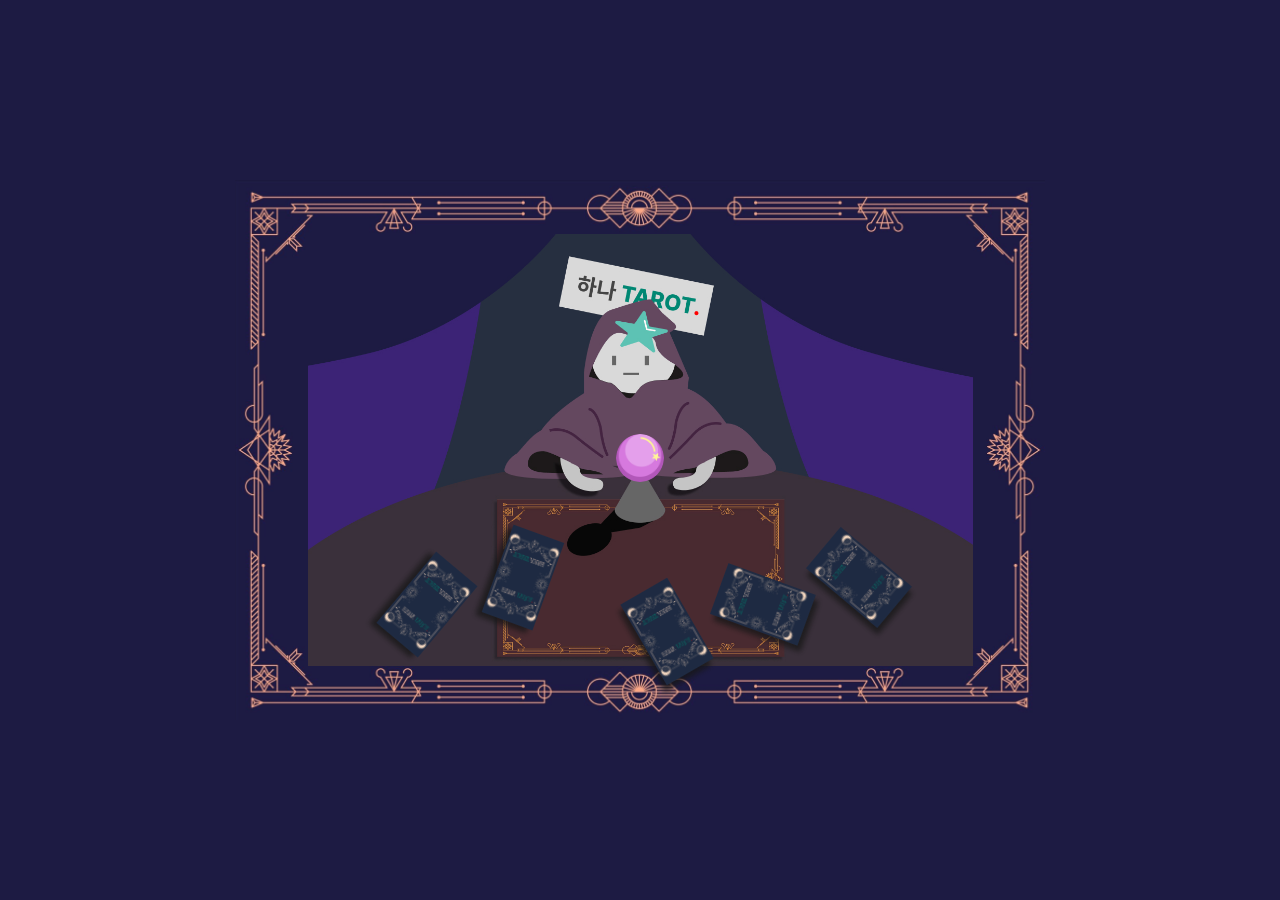
<file: src/main/webapp/index.html>
<!DOCTYPE html>
<html lang="en">
  <head>
    <meta charset="UTF-8" />
    <meta name="viewport" content="width=device-width, initial-scale=1.0" />
    <title>하나타로</title>
    <script src="https://ajax.googleapis.com/ajax/libs/jquery/3.5.1/jquery.min.js"></script>
    <link rel="stylesheet" href="./css/style.css" />
    <link rel="icon" href="./img/favicon.ico" />
  </head>

  <body style="height: 100vh">
    <audio
      autoplay
      loop
      src="background-sound.mp3"
      id="background-sound"
    ></audio>
    <!-- container -->
    <div class="mainpage-container">
      <!-- frame -->
      <div class="mainpage-frame">
        <!-- <div class="backgroud"> -->
        <div class="mainpage-background">
          <!-- magicball -->
          <div class="mainpage-magicball magicball1"></div>
          <!-- cards -->
          <div id="mainpage-cards">
            <div class="mainpage-card back"></div>
            <div class="mainpage-card front"></div>
          </div>
          <div id="mainpage-cards" class="mainpage-card1">
            <div class="mainpage-card back"></div>
            <div class="mainpage-card front"></div>
          </div>
          <div id="mainpage-cards" class="mainpage-card2">
            <div class="mainpage-card back"></div>
            <div class="mainpage-card front"></div>
          </div>
          <div id="mainpage-cards" class="mainpage-card3">
            <div class="mainpage-card back"></div>
            <div class="mainpage-card front"></div>
          </div>
          <div id="mainpage-cards" class="mainpage-card4">
            <div class="mainpage-card back"></div>
            <div class="mainpage-card front"></div>
          </div>
          <!-- modal -->
          <div id="modal" class="modal"></div>
          <button id="open-modal" style="display: none"></button>
        </div>
      </div>
    </div>
  </body>
  <!-- jquery 사용 선언 -->
  <script
    src="https://cdnjs.cloudflare.com/ajax/libs/jquery/3.6.0/jquery.min.js"
    integrity="sha512-894YE6QWD5I59HgZOGReFYm4dnWc1Qt5NtvYSaNcOP+u1T9qYdvdihz0PPSiiqn/+/3e7Jo4EaG7TubfWGUrMQ=="
    crossorigin="anonymous"
    referrerpolicy="no-referrer"
  ></script>
  <!-- js 연결 -->
  <script src="./js/app.js"></script>
  <script src="./js/modal.js"></script>
  <script src="./js/hanat-01.js"></script>
  <!-- 모달 메시지 -->
</html>
</file>
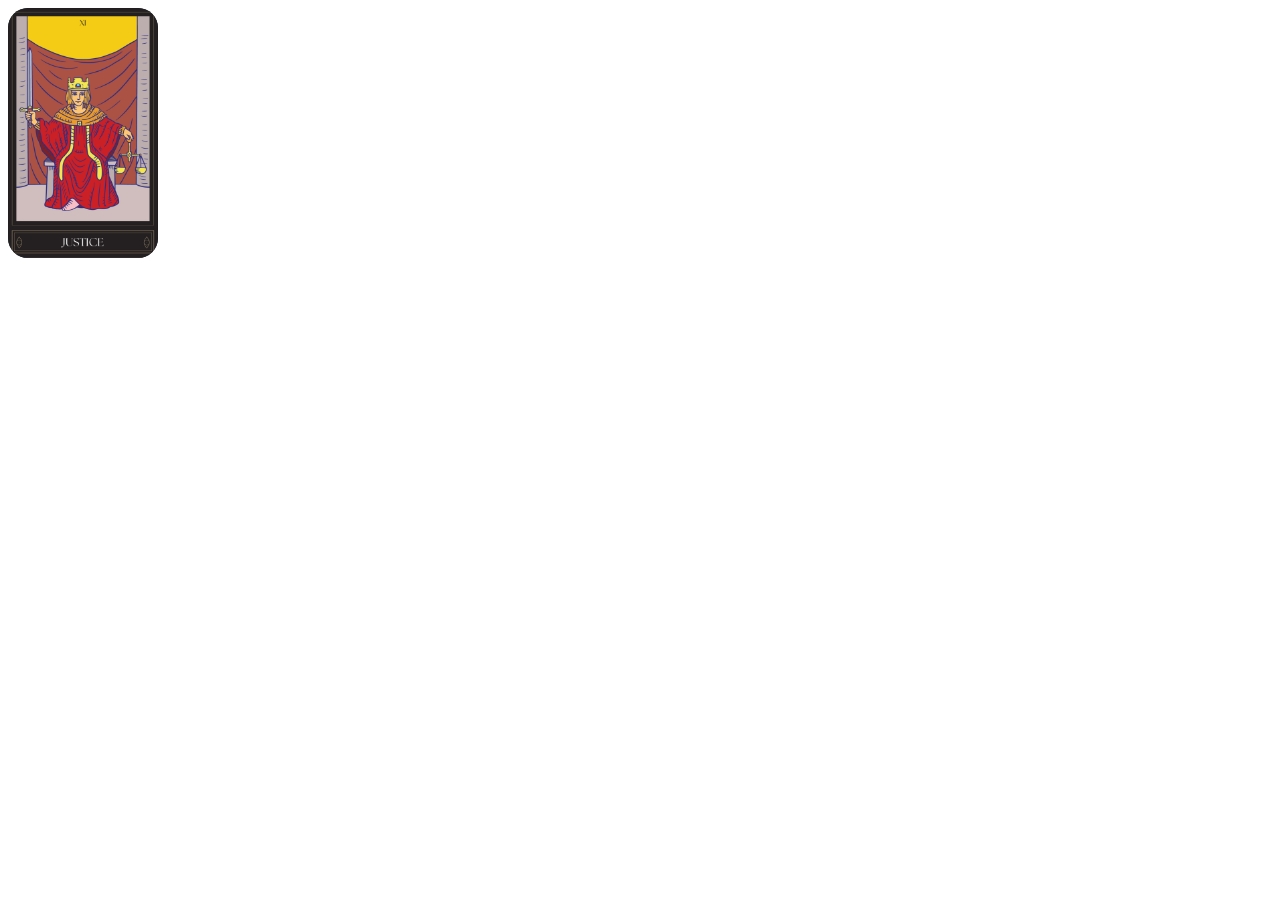
<file: src/main/webapp/sample/card-flip/index.html>
<!DOCTYPE html>
<html lang="en">
  <head>
    <meta charset="UTF-8" />
    <meta name="viewport" content="width=device-width, initial-scale=1.0" />
    <title>Document</title>
    <link rel="stylesheet" href="./style.css" />
  </head>
  <body>
    <div class="flip-outer">
      <div class="flip-inner">
        <img src="../../img/component/cardBack.jpg" alt="" class="back" />
        <img src="../../img/cards/justice.jpg" alt="" class="front" />
      </div>
    </div>
  </body>
</html>
</file>
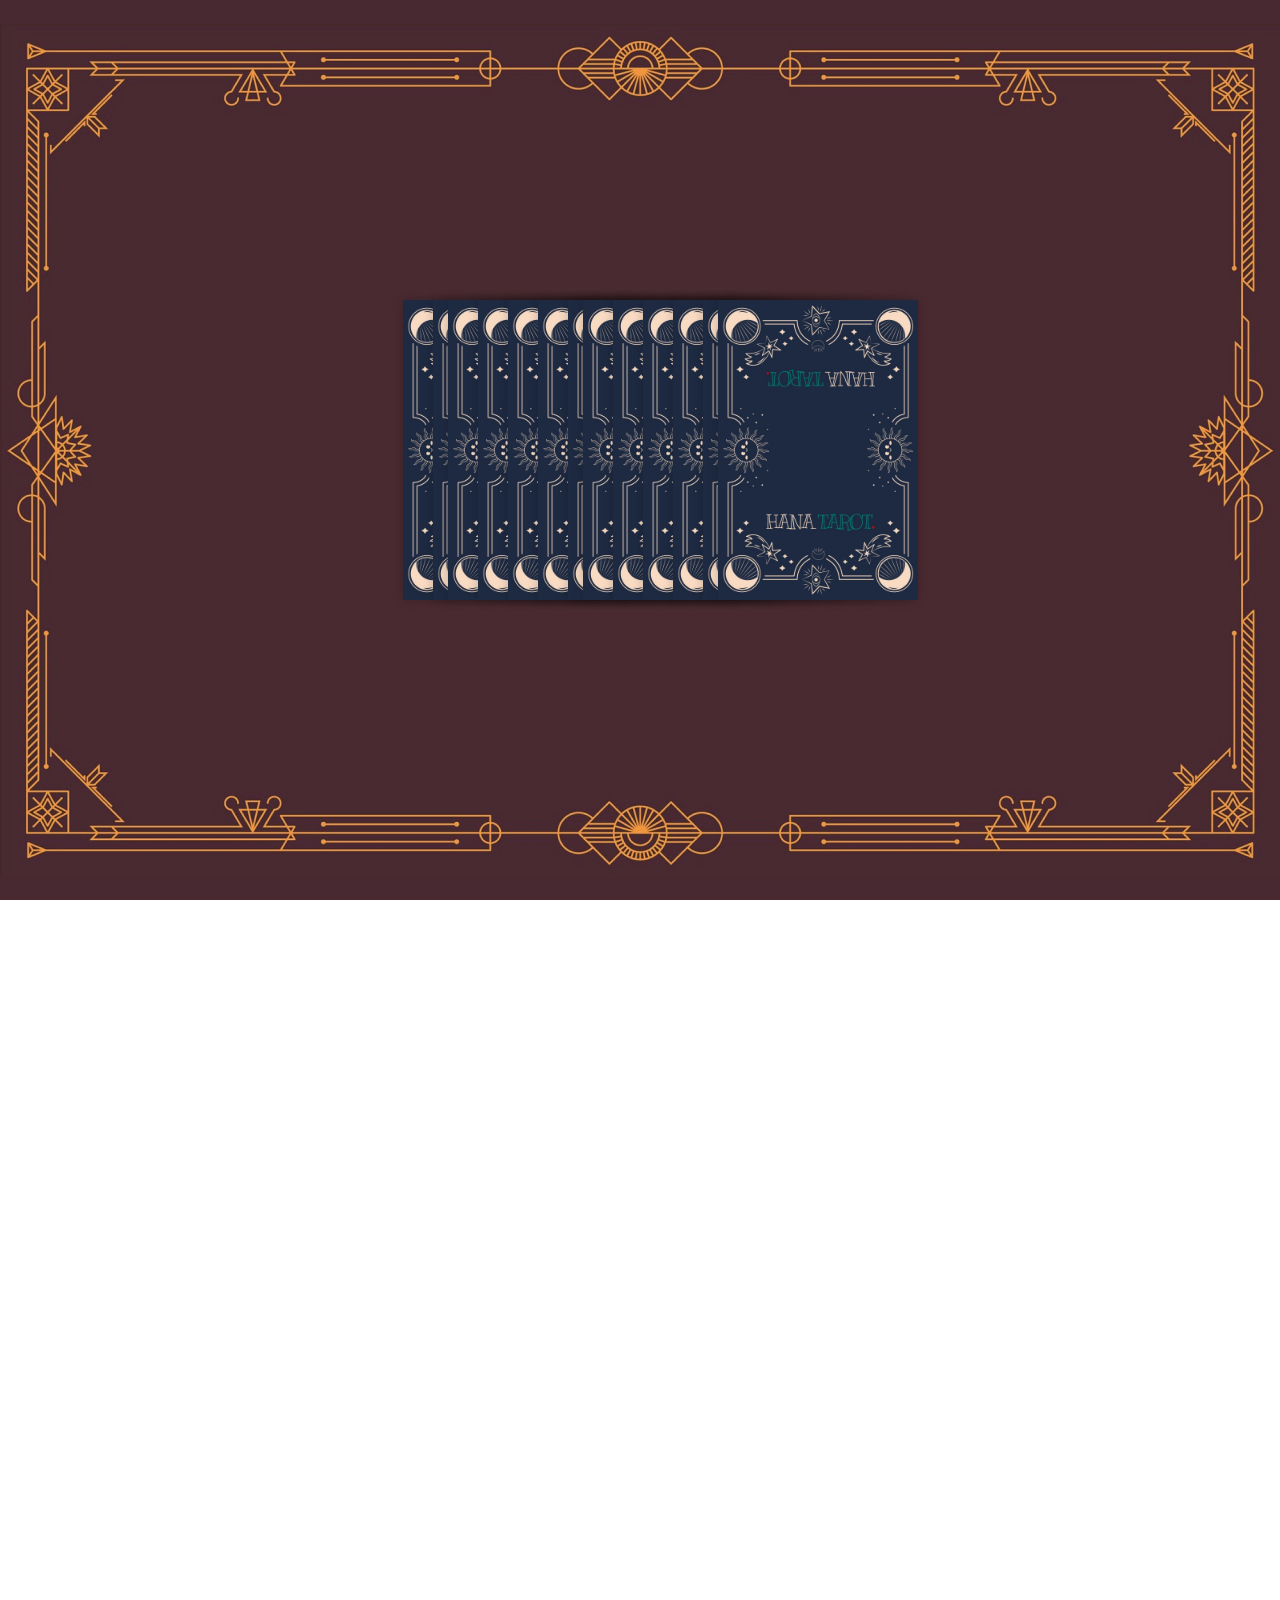
<file: src/main/webapp/sample/card-pack/index.html>
<!DOCTYPE html>
<html lang="en">
  <head>
    <meta charset="UTF-8" />
    <meta name="viewport" content="width=device-width, initial-scale=1.0" />
    <title>Document</title>
    <link rel="stylesheet" href="./style.css" />
    <link rel="stylesheet" href="./scroll-animation/scroll.css" />
  </head>
  <body style="height: 100vh">
    <div class="scroll"></div>
    <div class="container">
      <div class="cards-wrapper">
        <img
          src="../../img/component/cardBack.jpg"
          alt=""
          class="card"
          id="0"
        />
        <img
          src="../../img/component/cardBack.jpg"
          alt=""
          class="card"
          id="1"
        /><img
          src="../../img/component/cardBack.jpg"
          alt=""
          class="card"
          id="2"
        /><img
          src="../../img/component/cardBack.jpg"
          alt=""
          class="card"
          id="3"
        /><img
          src="../../img/component/cardBack.jpg"
          alt=""
          class="card"
          id="4"
        /><img
          src="../../img/component/cardBack.jpg"
          alt=""
          class="card"
          id="5"
        /><img
          src="../../img/component/cardBack.jpg"
          alt=""
          class="card"
          id="6"
        /><img
          src="../../img/component/cardBack.jpg"
          alt=""
          class="card"
          id="7"
        /><img
          src="../../img/component/cardBack.jpg"
          alt=""
          class="card"
          id="8"
        /><img
          src="../../img/component/cardBack.jpg"
          alt=""
          class="card"
          id="9"
        /><img
          src="../../img/component/cardBack.jpg"
          alt=""
          class="card"
          id="10"
        /><img
          src="../../img/component/cardBack.jpg"
          alt=""
          class="card"
          id="11"
        /><img
          src="../../img/component/cardBack.jpg"
          alt=""
          class="card"
          id="12"
        /><img
          src="../../img/component/cardBack.jpg"
          alt=""
          class="card"
          id="13"
        /><img
          src="../../img/component/cardBack.jpg"
          alt=""
          class="card"
          id="14"
        /><img
          src="../../img/component/cardBack.jpg"
          alt=""
          class="card"
          id="15"
        /><img
          src="../../img/component/cardBack.jpg"
          alt=""
          class="card"
          id="16"
        /><img
          src="../../img/component/cardBack.jpg"
          alt=""
          class="card"
          id="17"
        /><img
          src="../../img/component/cardBack.jpg"
          alt=""
          class="card"
          id="18"
        /><img
          src="../../img/component/cardBack.jpg"
          alt=""
          class="card"
          id="19"
        /><img
          src="../../img/component/cardBack.jpg"
          alt=""
          class="card"
          id="20"
        /><img
          src="../../img/component/cardBack.jpg"
          alt=""
          class="card"
          id="21"
        />
      </div>
    </div>
    <button id="btn1">버튼!</button>
    <script
      src="https://cdnjs.cloudflare.com/ajax/libs/jquery/3.6.0/jquery.min.js"
      integrity="sha512-894YE6QWD5I59HgZOGReFYm4dnWc1Qt5NtvYSaNcOP+u1T9qYdvdihz0PPSiiqn/+/3e7Jo4EaG7TubfWGUrMQ=="
      crossorigin="anonymous"
      referrerpolicy="no-referrer"
    ></script>
    <script src="./script.js"></script>
    <script src="./scroll-animation/scroll.js"></script>
  </body>
</html>
</file>
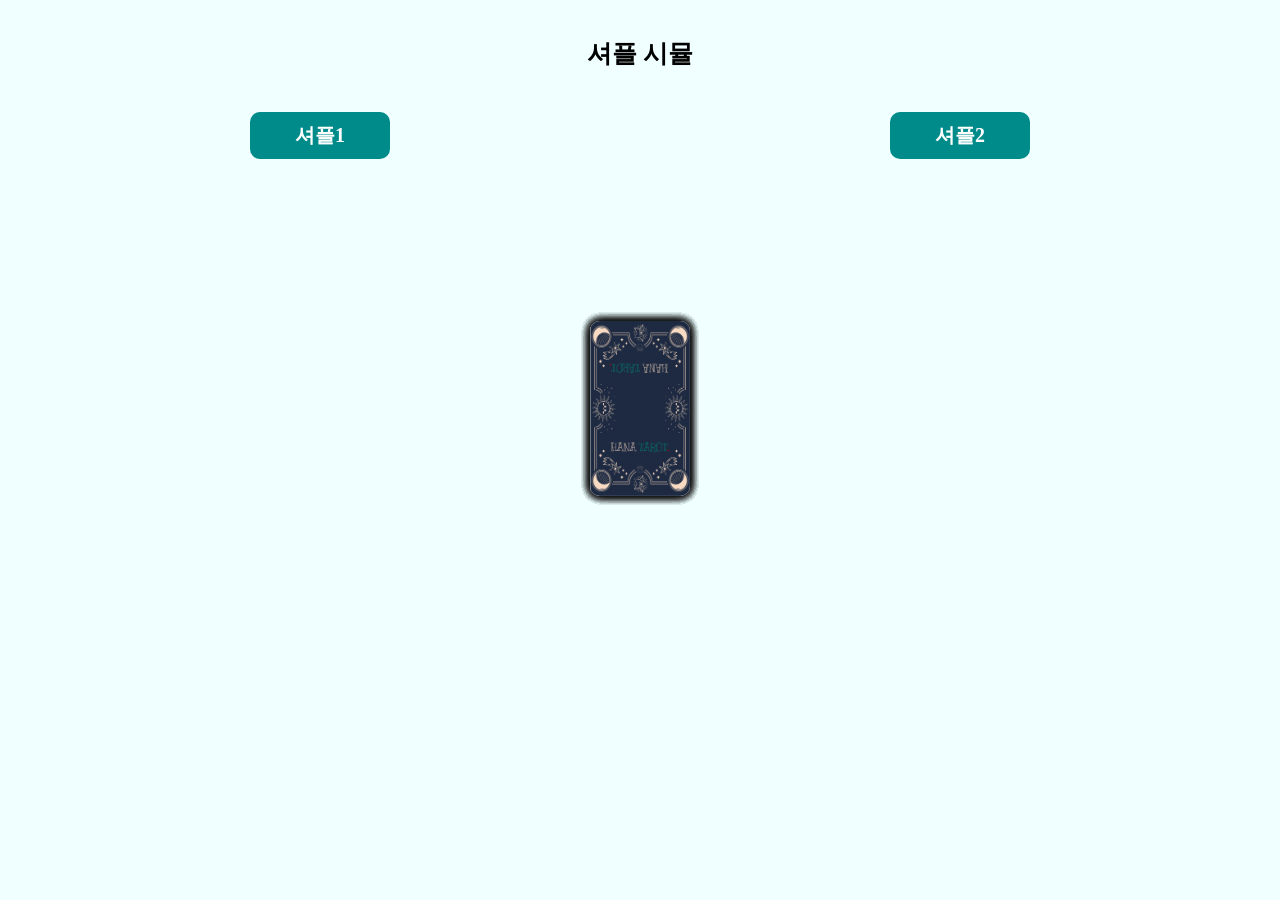
<file: src/main/webapp/sample/shuffle/index.html>
<!DOCTYPE html>
<html lang="en">
  <head>
    <meta charset="UTF-8" />
    <meta name="viewport" content="width=device-width, initial-scale=1.0" />
    <title>Document</title>
    <link rel="stylesheet" href="style.css" type="text/css" />
  </head>
  <body style="background-color: azure">
    <div class="test">
      <h1 class="title" id="title"></h1>
      <div style="display: flex">
        <div class="btn" id="btn1">셔플1</div>
        <div class="btn" id="btn2">셔플2</div>
      </div>

      <div class="container">
        <div class="cards left-card">
          <img src="./카드이미지.png" alt="" class="card" />
        </div>
        <div class="cards left-card">
          <img src="./카드이미지.png" alt="" class="card" />
        </div>
        <div class="cards left-card">
          <img src="./카드이미지.png" alt="" class="card" />
        </div>
        <div class="cards left-card">
          <img src="./카드이미지.png" alt="" class="card" />
        </div>
        <div class="cards left-card">
          <img src="./카드이미지.png" alt="" class="card" />
        </div>
        <div class="cards left-card">
          <img src="./카드이미지.png" alt="" class="card" />
        </div>
        <div class="cards left-card">
          <img src="./카드이미지.png" alt="" class="card" />
        </div>
        <div class="cards left-card">
          <img src="./카드이미지.png" alt="" class="card" />
        </div>
        <div class="cards left-card">
          <img src="./카드이미지.png" alt="" class="card" />
        </div>
        <div class="cards left-card">
          <img src="./카드이미지.png" alt="" class="card" />
        </div>
        <div class="cards left-card">
          <img src="./카드이미지.png" alt="" class="card" />
        </div>

        <div class="cards right-card">
          <img src="./카드이미지.png" alt="" class="card" />
        </div>
        <div class="cards right-card">
          <img src="./카드이미지.png" alt="" class="card" />
        </div>
        <div class="cards right-card">
          <img src="./카드이미지.png" alt="" class="card" />
        </div>
        <div class="cards right-card">
          <img src="./카드이미지.png" alt="" class="card" />
        </div>
        <div class="cards right-card">
          <img src="./카드이미지.png" alt="" class="card" />
        </div>
        <div class="cards right-card">
          <img src="./카드이미지.png" alt="" class="card" />
        </div>
        <div class="cards right-card">
          <img src="./카드이미지.png" alt="" class="card" />
        </div>
        <div class="cards right-card">
          <img src="./카드이미지.png" alt="" class="card" />
        </div>
        <div class="cards right-card">
          <img src="./카드이미지.png" alt="" class="card" />
        </div>
        <div class="cards right-card">
          <img src="./카드이미지.png" alt="" class="card" />
        </div>
        <div class="cards right-card">
          <img src="./카드이미지.png" alt="" class="card" />
        </div>
      </div>
    </div>
    <script src="script.js"></script>
  </body>
</html>
</file>
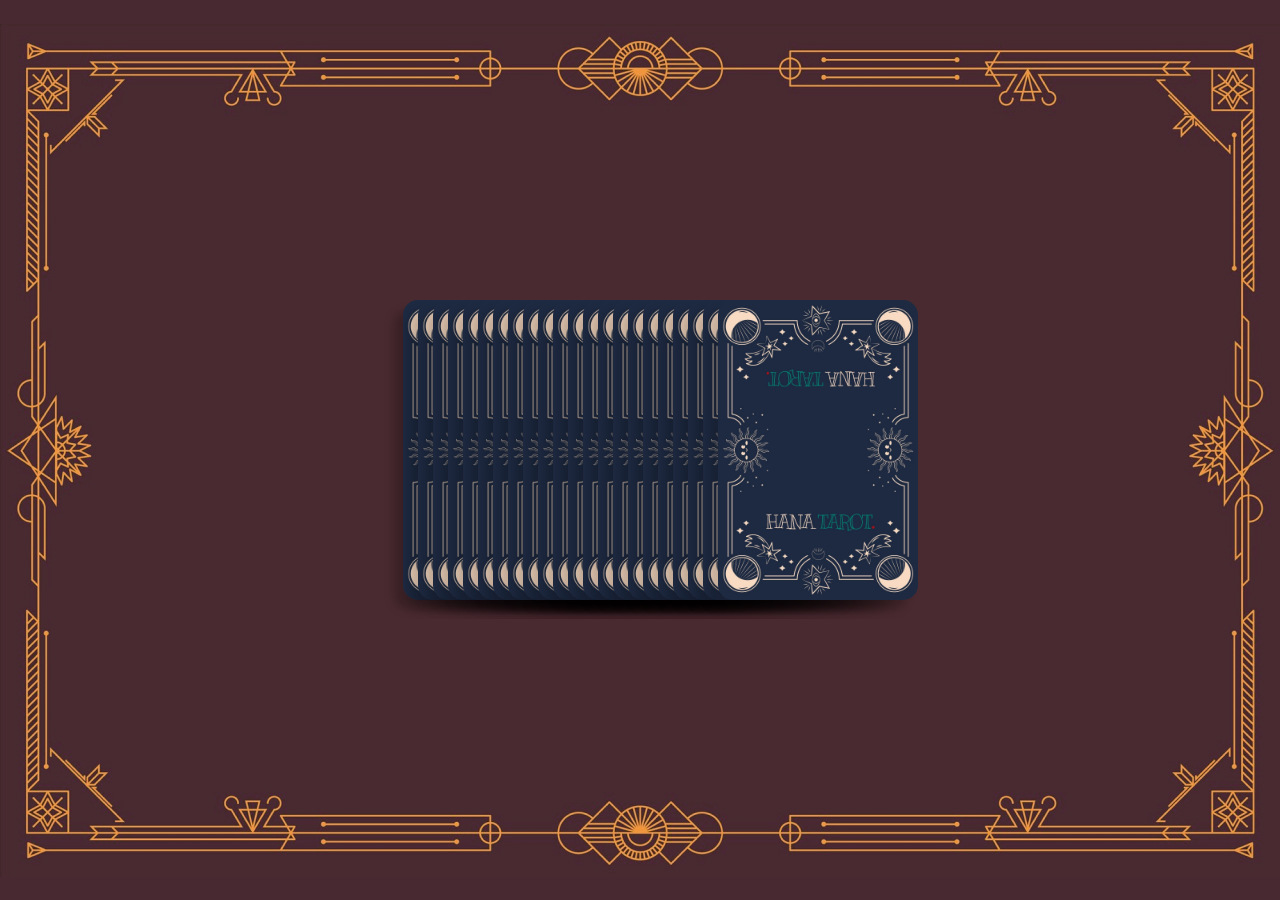
<file: src/main/webapp/hanat-02.html>
<!DOCTYPE html>
<html lang="en">
  <head>
    <meta charset="UTF-8" />
    <meta name="viewport" content="width=device-width, initial-scale=1.0" />
    <title>Document</title>
    <link rel="stylesheet" href="./css/style.css" />
  </head>
  <body style="height: 100vh">
    <audio
      autoplay
      loop
      src="background-sound.mp3"
      id="background-sound"
    ></audio>
    <div class="container">
      <!-- 바로 아랫줄은 나한테 필요 없는데 @장규은 한테 필요할 거 같아서 우선 넣어놨어. 어차피 display:none이라 -->
      <button id="open-modal" style="display: none"></button>

      <button id="open-modal-multi" style="display: none"></button>
      <div class="cards-wrapper">
        <img
          src="./img/component/cardBack.jpg"
          alt=""
          class="card-shuffle"
          id="0"
        />
        <img
          src="./img/component/cardBack.jpg"
          alt=""
          class="card-shuffle"
          id="1"
        /><img
          src="./img/component/cardBack.jpg"
          alt=""
          class="card-shuffle"
          id="2"
        /><img
          src="./img/component/cardBack.jpg"
          alt=""
          class="card-shuffle"
          id="3"
        /><img
          src="./img/component/cardBack.jpg"
          alt=""
          class="card-shuffle"
          id="4"
        /><img
          src="./img/component/cardBack.jpg"
          alt=""
          class="card-shuffle"
          id="5"
        /><img
          src="./img/component/cardBack.jpg"
          alt=""
          class="card-shuffle"
          id="6"
        /><img
          src="./img/component/cardBack.jpg"
          alt=""
          class="card-shuffle"
          id="7"
        /><img
          src="./img/component/cardBack.jpg"
          alt=""
          class="card-shuffle"
          id="8"
        /><img
          src="./img/component/cardBack.jpg"
          alt=""
          class="card-shuffle"
          id="9"
        /><img
          src="./img/component/cardBack.jpg"
          alt=""
          class="card-shuffle"
          id="10"
        /><img
          src="./img/component/cardBack.jpg"
          alt=""
          class="card-shuffle"
          id="11"
        /><img
          src="./img/component/cardBack.jpg"
          alt=""
          class="card-shuffle"
          id="12"
        /><img
          src="./img/component/cardBack.jpg"
          alt=""
          class="card-shuffle"
          id="13"
        /><img
          src="./img/component/cardBack.jpg"
          alt=""
          class="card-shuffle"
          id="14"
        /><img
          src="./img/component/cardBack.jpg"
          alt=""
          class="card-shuffle"
          id="15"
        /><img
          src="./img/component/cardBack.jpg"
          alt=""
          class="card-shuffle"
          id="16"
        /><img
          src="./img/component/cardBack.jpg"
          alt=""
          class="card-shuffle"
          id="17"
        /><img
          src="./img/component/cardBack.jpg"
          alt=""
          class="card-shuffle"
          id="18"
        /><img
          src="./img/component/cardBack.jpg"
          alt=""
          class="card-shuffle"
          id="19"
        /><img
          src="./img/component/cardBack.jpg"
          alt=""
          class="card-shuffle"
          id="20"
        /><img
          src="./img/component/cardBack.jpg"
          alt=""
          class="card-shuffle"
          id="21"
        />
      </div>
      <!-- 모달을 띄우기 위한 빈 div -->
      <div id="modal" class="modal"></div>
    </div>
  </body>
  <script></script>
  <!-- jquery 사용 선언 -->
  <script
    src="https://cdnjs.cloudflare.com/ajax/libs/jquery/3.6.0/jquery.min.js"
    integrity="sha512-894YE6QWD5I59HgZOGReFYm4dnWc1Qt5NtvYSaNcOP+u1T9qYdvdihz0PPSiiqn/+/3e7Jo4EaG7TubfWGUrMQ=="
    crossorigin="anonymous"
    referrerpolicy="no-referrer"
  ></script>
  <script src="./js/app.js"></script>
  <script src="./js/card.js"></script>
  <script src="./js/modal.js"></script>
  <script src="./js/hanat-02.js"></script>
  <script type="text/javascript">
    // 페이지 로딩 이후, 2초 이내에 띄울 메시지 목록
    // case 1) 띄울 메시지가 없는 경우
    // var messages = [];

    // case 2) 띄울 메시지가 있는 경우
    // var messages = [
    //   '메시지 1', '메시지 2'
    // ];

    // @양진안: 형님은 이 부분만 수정하시면 될 거 같습니다!
    // @이채진: 짱진이도 맨 처음에 메시지 띄울 때 이거 사용하면 될 거 같아용
    // @장규은: 규은이도 짱진이랑 마찬가지로 맨 처음 메시지 띄울 때 이거 사용하면 될 거 같아용

    // 다음 페이지 이동 버튼을 눌렀을 때, 다음 페이지로 이동 할 수 있도록 하는 이벤트
    // 본인의 상황에 맞춰서 다음 페이지로 넘어가야 할 경우, 결론적으로는 loadNextContent 함수에 이동하고자 하는 html 파일명을 인자로 넘겨주면 됨
  </script>
</html>
</file>
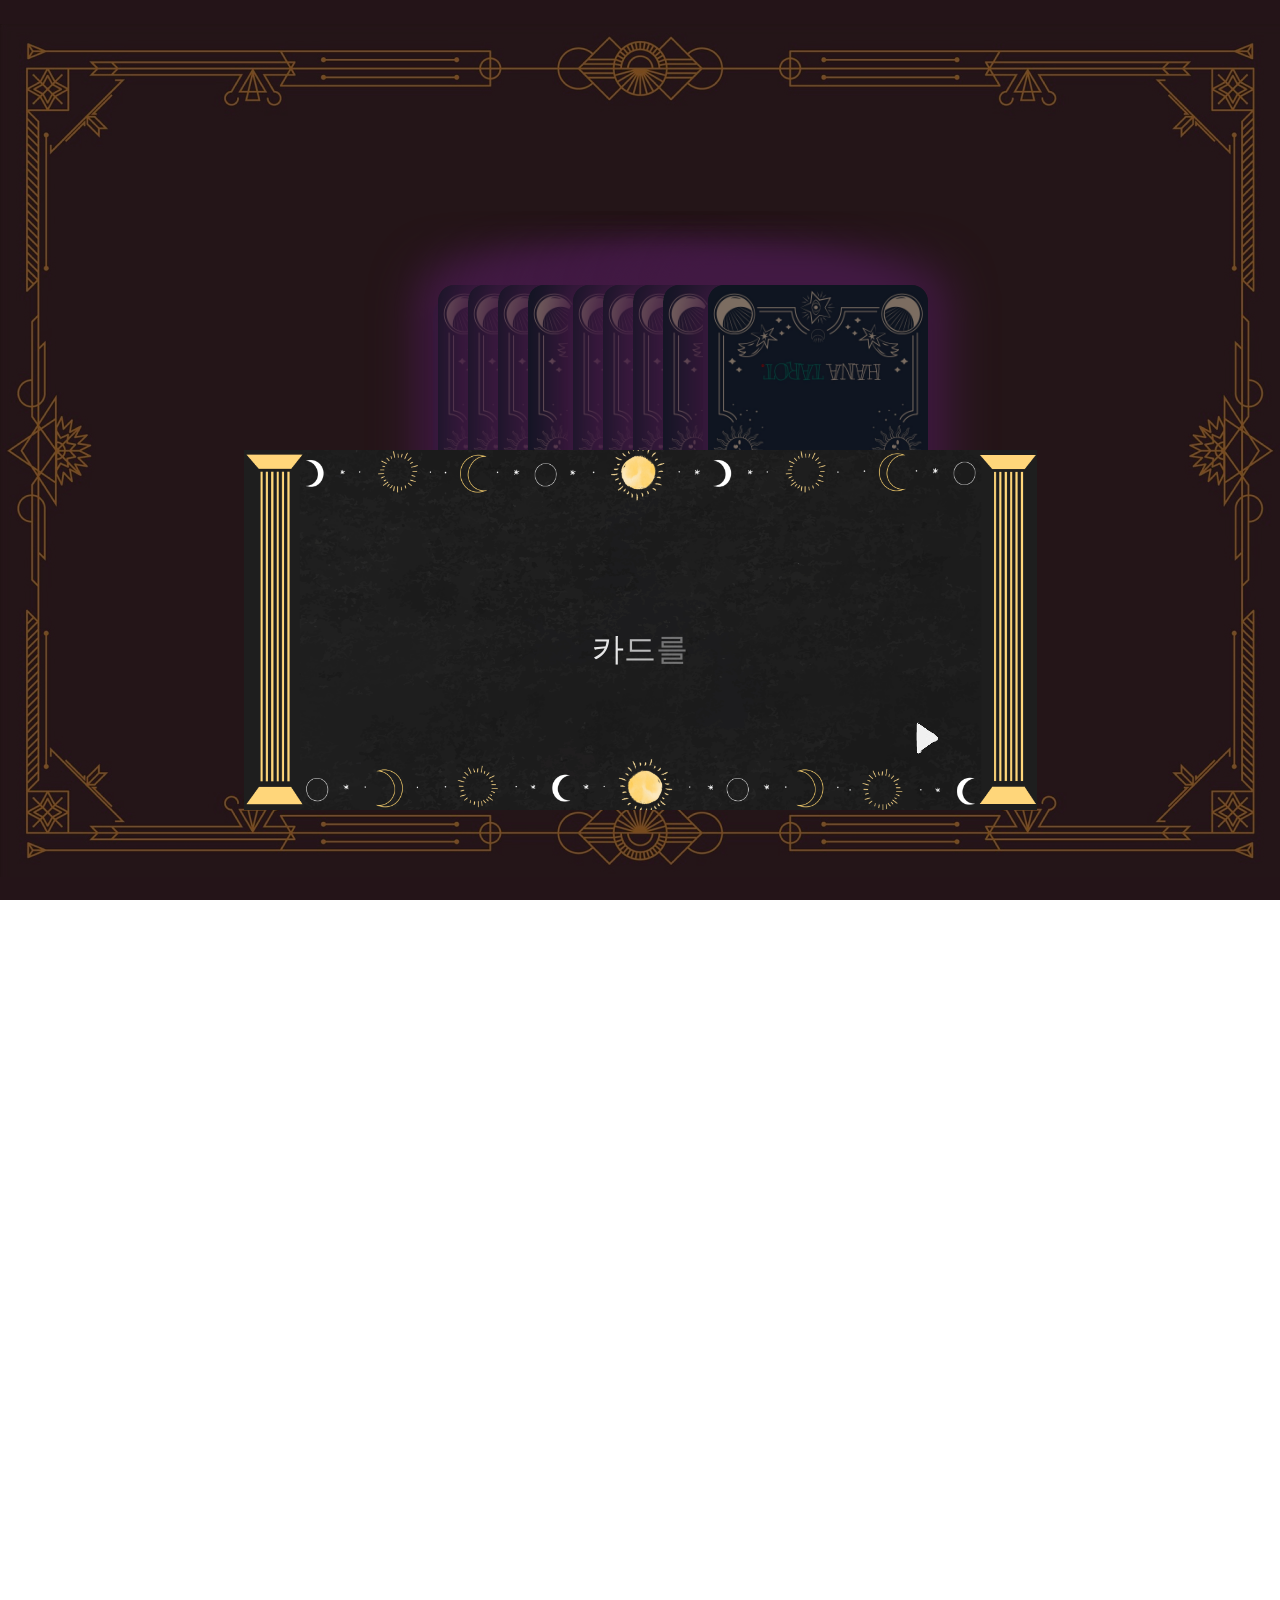
<file: src/main/webapp/hanat-03.html>
<!DOCTYPE html>
<html lang="en">
  <head>
    <meta charset="UTF-8" />
    <meta name="viewport" content="width=device-width, initial-scale=1.0" />
    <link rel="stylesheet" href="./css/style.css" />
    <title>Document</title>
  </head>
  <body style="height: 100vh">
    <audio
      autoplay
      loop
      src="background-sound.mp3"
      id="background-sound"
    ></audio>
    <div class="scroll"></div>
    <button id="open-modal" style="display: none"></button>

    <button id="open-modal-multi" style="display: none"></button>
    <div class="container fixed">
      <div class="cards-wrapper">
        <img src="./img/component/cardBack.jpg" alt="" class="card" id="0" />
        <img
          src="./img/component/cardBack.jpg"
          alt=""
          class="card"
          id="1"
        /><img
          src="./img/component/cardBack.jpg"
          alt=""
          class="card"
          id="2"
        /><img
          src="./img/component/cardBack.jpg"
          alt=""
          class="card"
          id="3"
        /><img
          src="./img/component/cardBack.jpg"
          alt=""
          class="card"
          id="4"
        /><img
          src="./img/component/cardBack.jpg"
          alt=""
          class="card"
          id="5"
        /><img
          src="./img/component/cardBack.jpg"
          alt=""
          class="card"
          id="6"
        /><img
          src="./img/component/cardBack.jpg"
          alt=""
          class="card"
          id="7"
        /><img
          src="./img/component/cardBack.jpg"
          alt=""
          class="card"
          id="8"
        /><img
          src="./img/component/cardBack.jpg"
          alt=""
          class="card"
          id="9"
        /><img
          src="./img/component/cardBack.jpg"
          alt=""
          class="card"
          id="10"
        /><img
          src="./img/component/cardBack.jpg"
          alt=""
          class="card"
          id="11"
        /><img
          src="./img/component/cardBack.jpg"
          alt=""
          class="card"
          id="12"
        /><img
          src="./img/component/cardBack.jpg"
          alt=""
          class="card"
          id="13"
        /><img
          src="./img/component/cardBack.jpg"
          alt=""
          class="card"
          id="14"
        /><img
          src="./img/component/cardBack.jpg"
          alt=""
          class="card"
          id="15"
        /><img
          src="./img/component/cardBack.jpg"
          alt=""
          class="card"
          id="16"
        /><img
          src="./img/component/cardBack.jpg"
          alt=""
          class="card"
          id="17"
        /><img
          src="./img/component/cardBack.jpg"
          alt=""
          class="card"
          id="18"
        /><img
          src="./img/component/cardBack.jpg"
          alt=""
          class="card"
          id="19"
        /><img
          src="./img/component/cardBack.jpg"
          alt=""
          class="card"
          id="20"
        /><img src="./img/component/cardBack.jpg" alt="" class="card" id="21" />
      </div>
      <div id="modal" class="modal"></div>
    </div>
    <script
      src="https://cdnjs.cloudflare.com/ajax/libs/jquery/3.6.0/jquery.min.js"
      integrity="sha512-894YE6QWD5I59HgZOGReFYm4dnWc1Qt5NtvYSaNcOP+u1T9qYdvdihz0PPSiiqn/+/3e7Jo4EaG7TubfWGUrMQ=="
      crossorigin="anonymous"
      referrerpolicy="no-referrer"
    ></script>
    <script src="./js/card.js"></script>
    <script src="./js/app.js"></script>
    <script src="./js/modal.js"></script>
    <script src="./js/hanat-03.js"></script>
  </body>
</html>
</file>
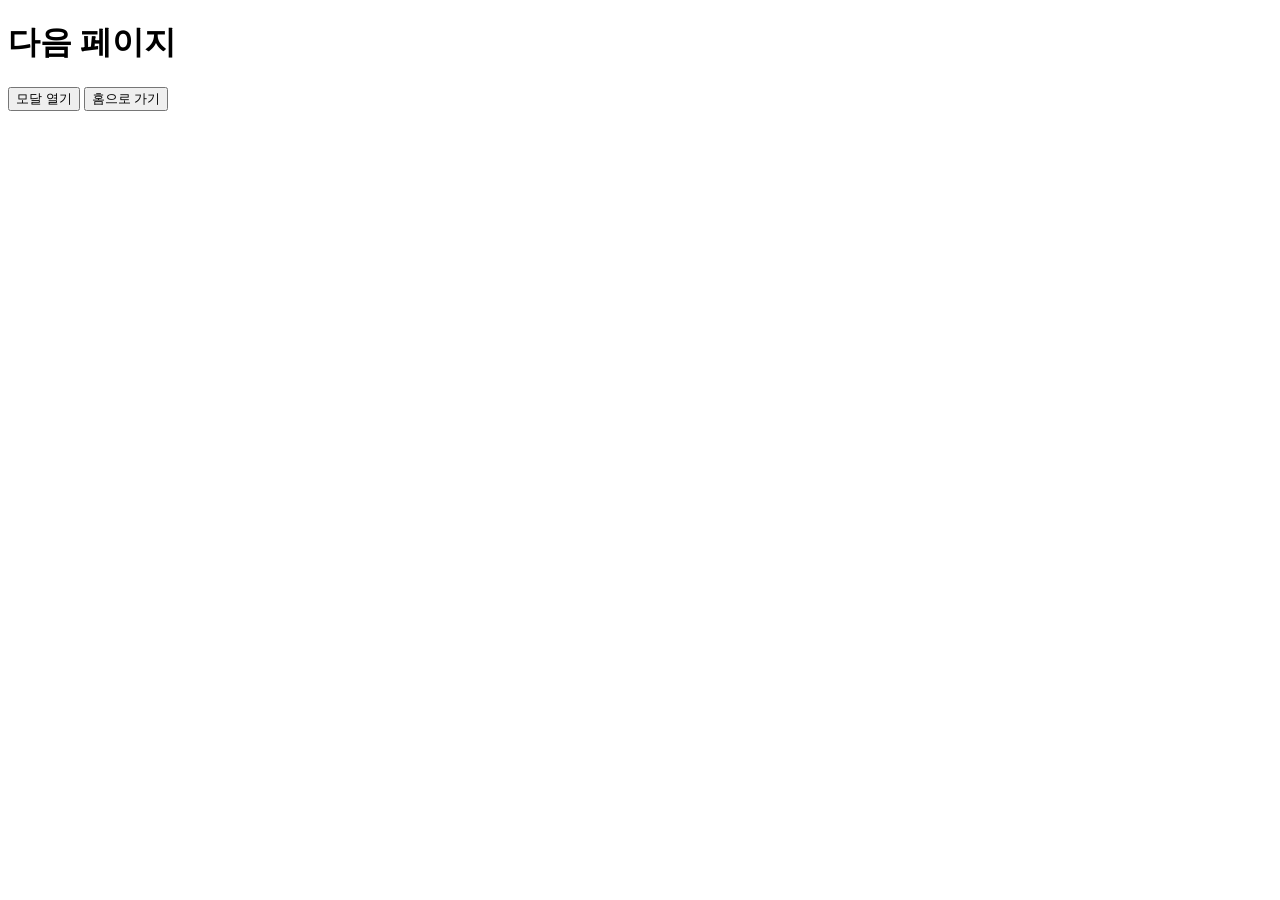
<file: src/main/webapp/sample/modal_spa/next.html>
<!DOCTYPE html>
<html lang="ko">
  <head>
    <meta charset="UTF-8" />
    <meta name="viewport" content="width=device-width, initial-scale=1.0" />
    <title>Next Page</title>
    <link rel="stylesheet" href="style.css" />
    <script src="https://ajax.googleapis.com/ajax/libs/jquery/3.5.1/jquery.min.js"></script>
    <script src="script.js"></script>
  </head>
  <body>
    <h1>다음 페이지</h1>
    <button id="openModal">모달 열기</button>
    <button id="moveToHome">홈으로 가기</button>
    <div id="modal" class="modal"></div>

    <!-- List of messages -->
    <ul id="messageList" style="display: none">
      <li>next msg 1</li>
      <li>next msg 2</li>
      <li>next msg 3</li>
      <!-- Add more messages as needed -->
    </ul>
  </body>
</html>
</file>
<file: src/main/webapp/css/style.css>
body {
  margin: 0;
}

* {
  cursor: url("../img/component/cursor1.cur"), auto;
}
.container {
  background-color: #482931;
  height: 100%;
  overflow: hidden;
  display: flex;
  background-image: url("../img/component/cardPlate.jpg");
  background-size: contain;
  background-position: center;
  background-repeat: no-repeat;
}

.card {
  position: absolute;
  transition: left 2s ease, transform 2s ease;
  width: 200px;
  height: 300px;
  text-align: center;
  left: 0px;
  right: 0px;
  margin-left: auto;
  margin-right: auto;
  box-shadow: -10px 10px 10px rgba(0, 0, 0, 0.2); /* 오른쪽 위에 밝은 그림자와 왼쪽 아래 그림자 */
  border-radius: 15px;
}
.card:hover {
  cursor: url("../img/component/cursor2.cur"), auto;
}

.card-shuffle {
  position: absolute;
  transition: left 2s ease, transform 2s ease;
  width: 200px;
  height: 300px;
  text-align: center;
  left: 0px;
  right: 0px;
  margin-left: auto;
  margin-right: auto;
  box-shadow: -10px 10px 10px rgba(0, 0, 0, 0.2); /* 오른쪽 위에 밝은 그림자와 왼쪽 아래 그림자 */
  border-radius: 15px;
}

.card-shuffle:hover {
  cursor: url("../img/component/cursor2.cur"), auto;
  transform: scale(1.1);
}

.cards-wrapper {
  display: flex;
  justify-content: center;
  align-items: center;
  flex-direction: column;
  height: 100%;
}

.modal {
  margin: 0;
  display: none;
  position: fixed;
  top: 0;
  left: 0;
  width: 100%;
  height: 100vh;
  background-color: rgba(0, 0, 0, 0.5);
}

.modal-bg {
  position: absolute;
  top: 70%;
  left: 50%;
  transform: translate(-50%, -50%);
  background-size: contain;
  background-position: center;
  background-repeat: no-repeat;
  width: 100vh;
  height: 40vh;
  background-image: url("../img/component/speechBubble.jpg");
}

.modal-content {
  display: flex;
  flex-direction: column;
  align-items: center;
  justify-content: center;
  width: 100%;
  height: 100%;
  padding: 20px;
}

#modal-message {
  color: #fff;
  font-size: 1.8rem;
  text-align: center;
}

.modal-button {
  position: absolute;
  top: 75%;
  left: 80%;
  cursor: pointer;
  transition: filter 0.3s ease;
}

.modal-button:hover {
  filter: brightness(0.5);
  cursor: url("../img/component/cursor2.cur"), auto;
}

.button-wrapper {
  display: flex;
  position: absolute;
  top: 70%;
  left: 35%;
  justify-content: center;
  align-items: center;
  width: 70%;
}

.shuffle-button {
  cursor: pointer;
  background-color: #727272;
  padding: 15px 32px;
  text-decoration: none;
  display: inline-block;
  font-size: 20px;
  color: white;
  transition: filter 0.3s ease;
  margin: 10px;
  border-radius: 10px;
}

.shuffle-button:hover {
  filter: brightness(0.8);
  cursor: url("../img/component/cursor2.cur"), auto;
}

.fixed {
  position: fixed;
  width: 100%;
}

.scroll {
  width: 100%;
  position: absolute;
}

body::-webkit-scrollbar {
  display: none;
}

.current-card {
  cursor: pointer;
  transition: transform 2s ease, border 2s ease, left 2s ease;
  /* border: 1.5px solid gold; */
  box-shadow: 0px 0px 40px 20px rgba(132, 52, 135, 0.9),
    4px 4px 6px rgba(0, 0, 0, 0.2);
  transform: scale(1.1);
  animation: current-card-ani 1.7s ease-in-out infinite;
}

@keyframes current-card-ani {
  0% {
    filter: saturate(1);
  }
  50% {
    filter: saturate(2);
  }
  100% {
    filter: saturate(1);
  }
}

.selected-card {
  position: absolute;
  transition: all 2s ease;
  width: 200px;
  height: 300px;
  left: 0px;
  right: 0px;
  margin-left: auto;
  margin-right: auto;
  box-shadow: -10px 10px 10px rgba(0, 0, 0, 0.2);
  border-radius: 20px;
  cursor: none;
}

.scroll-card {
  transform: translateY(1500px);
}

/* mainpage-css */
/* mainpage-container css */
.mainpage-container {
  background-color: #1d1b43;
  height: 100%;
  position: relative;
  display: flex;
  justify-content: center;
  align-items: center;
}
/* mainpage-frame css  */
.mainpage-frame {
  /* width: 100%; */
  width: 1920px;
  /* height: 100%; */
  height: 1080px;
  background-size: contain;
  background-position: center;
  background-repeat: no-repeat;
  background-image: url("../img/main/frame.png");
  display: flex;
  justify-content: center;
  align-items: center;
  position: relative;
}
/* mainpage-backgroud css */
.mainpage-background {
  background-size: contain;
  background-position: center;
  background-repeat: no-repeat;
  width: 80%;
  height: 80%;
  /* min-height: 40%; */
  background-image: url("../img/main/main_page_newcolor.jpg");
}

.mainpage-background.clicked {
  animation: mouse-movement 0.5s linear 5;
}
@keyframes mouse-movement {
  0% {
    background-image: url("../img/main/main_page_newcolor.jpg");
  }
  100% {
    background-image: url("../img/main/main_page_mousemove.jpg");
  }
}
/* magicBall */
.mainpage-magicball {
  background-size: contain;
  background-position: center;
  background-repeat: no-repeat;
  /* width: 6vw;
  height:6vw; */
  width: 110px;
  height: 110px;
  /* min-height: 10px;
  min-width: 10px; */
  position: absolute;
  top: 47%;
  left: 47%;
}
.magicball1 {
  background-image: url("../img/main/magicBall.png");
  border-radius: 50%;
}
.mainpage-magicball:hover {
  box-shadow: -10px -10px 40px rgba(132, 52, 135, 0.9),
    4px 4px 6px rgba(0, 0, 0, 0.2),
    inset -1px -1px 4px rgba(255, 255, 255, 0.05),
    inset 1px 1px 1px rgba(0, 0, 0, 0.1);
  color: rgb(132, 52, 135);
  cursor: url("../img/component/cursor2.cur");
}

.mainpage-magicball.magicball1.magicball-hover {
  animation: glow 1.5s linear infinite;
}

@keyframes glow {
  0% {
    filter: hue-rotate(1);
  }
  50% {
    filter: saturate(3);
  }
  100% {
    filter: saturate(1);
  }
}

/* card css */
/* card back front를 담은 div */
#mainpage-cards {
  /* perspective를 주면 좀더 원근감을 줄 수 있음 */
  perspective: 1000px;
  position: absolute;
  width: 70px;
  height: 120px;
  /* width: 59px;
    height: 92px; */
}
.mainpage-card {
  width: 100%;
  height: 100%;
  background-size: contain;
  background-position: center;
  /* 뒤에 카드가 안보이게 됨 */
  background-repeat: no-repeat;
  backface-visibility: hidden;
  box-sizing: border-box;
  transition: 1s;
  box-shadow: -5px 5px 5px rgba(23, 23, 23, 0.76);
}

/* 카드 뒷면 기본*/
#mainpage-cards .mainpage-card.back {
  background-image: url("../img/component/hanaCardBackFit.png");
  /* position absolute를 적용해 back과 fornt의 위치를 주게됨 */
  position: absolute;
  transform: rotateY(0deg);
}
/* 카드 앞면 기본 */
#mainpage-cards .mainpage-card.front {
  background-image: url("../img/cards/death.jpg");
  transform: rotateY(-180deg);
}
/* 클릭되었을 떄 효과 */
#mainpage-cards.clicked .mainpage-card.back {
  transform: rotateY(180deg);
}
/* 클릭되었을 떄 효과 */
#mainpage-cards.clicked .mainpage-card.front {
  transform: rotateY(0deg);
}

/* card 위치 */

#mainpage-cards {
  left: 25%;
  top: 70%;
  transform: rotate(40deg);
}
#mainpage-cards.mainpage-card1 {
  /* background-image: url(/img/cards/Strength.jpg); */
  left: 35%;
  top: 65%;
  transform: rotate(20deg);
}
#mainpage-cards.mainpage-card1 .mainpage-card.front {
  background-image: url("../img/cards/Strength.jpg");
}

#mainpage-cards.mainpage-card2 {
  left: 50%;
  top: 75%;
  transform: rotate(-30deg);
}
#mainpage-cards.mainpage-card2 .mainpage-card.front {
  background-image: url("../img/cards/temperance.png");
}
#mainpage-cards.mainpage-card3 {
  left: 60%;
  top: 70%;
  transform: rotate(-70deg);
}
#mainpage-cards.mainpage-card3 .mainpage-card.front {
  background-image: url("../img/cards/theMoon.jpg");
}
#mainpage-cards.mainpage-card4 {
  left: 70%;
  top: 65%;
  transform: rotate(-50deg);
}
#mainpage-cards.mainpage-card4 .mainpage-card.front {
  background-image: url("../img/cards/theStar.jpg");
}

.card-desc-wrapper {
  display: flex;
  flex-direction: column;
  padding-left: 20px;
  padding-right: 20px;
}
.card-desc-title {
  flex: 1;
  color: wheat;
  font-size: 20px;
  display: flex;
  justify-content: center;
  align-items: center;
}
.card-desc-img {
  flex: 3;
  background-image: url("../img/component/cardFrame.png");
  background-size: contain;
  background-position: center;
  background-repeat: no-repeat;
  display: flex;
  justify-content: center;
  align-items: center;
  margin-top: 10px;
  margin-bottom: 10px;
}
.card-desc-text {
  flex: 2;
  background-image: url("../img/component/descriptionFrame.png");
  background-size: contain;
  background-position: center;
  background-repeat: no-repeat;
  display: flex;
  flex-direction: column;
  align-items: center;
  justify-content: center;
  color: #fff;
  text-align: center;
  font-size: 12.5px;
  padding: 0px 20px 0px 20px;
}
.card-desc-img > img {
  width: 125px;
}
.last-container {
  width: 1000px;
  height: 500px;
  display: flex;
  justify-content: center;
}
#background-sound {
  display: none;
}
/*  */

@media (min-width: 1920px) {
  .mainpage-frame {
    width: 1920px;
    height: 1080px;
  }
  .mainpage-magicball {
    width: 110px;
    height: 110px;
  }
  .mainpage-background > #mainpage-cards {
    width: 70px;
    height: 120px;
  }
}
@media (min-height: 1080px) {
  .mainpage-frame {
    width: 1920px;
    height: 1080px;
  }
  .mainpage-magicball {
    width: 110px;
    height: 110px;
  }
  .mainpage-background > #mainpage-cards {
    width: 70px;
    height: 120px;
  }
}

@media (max-width: 1920px) {
  .mainpage-frame {
    width: 1440px;
    height: 810px;
  }
  .mainpage-magicball.magicball1 {
    width: 83px;
    height: 83px;
  }
  .mainpage-background > #mainpage-cards {
    width: 53.8px;
    height: 93px;
  }
}

@media (max-height: 1080px) {
  .mainpage-frame {
    width: 1440px;
    height: 810px;
  }
  .mainpage-magicball.magicball1 {
    width: 83px;
    height: 83px;
  }
  .mainpage-background > #mainpage-cards {
    width: 53.8px;
    height: 93px;
  }
}

@media (max-width: 1440px) {
  .mainpage-frame {
    width: 1280px;
    height: 720px;
  }
  .mainpage-magicball.magicball1 {
    width: 63px;
    height: 63px;
    left: 47.5%;
  }
  #mainpage-cards {
    width: 41.3px;
    height: 71.5px;
  }
}

@media (max-height: 810px) {
  .mainpage-frame {
    width: 1280px;
    height: 720px;
  }
  .mainpage-magicball.magicball1 {
    width: 63px;
    height: 63px;
    left: 47.5%;
  }
  #mainpage-cards.mainpage-card {
    width: 41.3px;
    height: 71.5px;
  }
}

@media (max-width: 1280px) {
  .mainpage-frame {
    width: 960px;
    height: 540px;
  }
  .mainpage-magicball.magicball1 {
    width: 48px;
    height: 48px;
  }
  #mainpage-cards.mainpage-card {
    width: 31.7px;
    height: 55px;
  }
}

@media (max-height: 720px) {
  .mainpage-frame {
    width: 960px;
    height: 540px;
  }
  .mainpage-magicball.magicball1 {
    width: 48px;
    height: 48px;
  }
  #mainpage-cards.mainpage-card {
    width: 31.7px;
    height: 55px;
  }
}
@media all and ((min-width: 768px) and (max-width: 1023px)),
  ((min-height: 541px) and (max-height: 640px)) {
  .card,
  .selected-card,
  .card-shuffle {
    width: 150px;
    height: 225px;
    border-radius: 15px;
  }
  .shuffle-button {
    padding: 15px 32px;
    font-size: 16px;
  }
  .last-container {
    width: 750px;
    height: 325px;
  }
  .card-desc-img > img {
    width: 75px;
  }
  .card-desc-text {
    font-size: 7.5px;
  }
  .modal-bg {
    width: 500px;
    height: 200px;
  }
  .last-container .button-box {
    width: 207.6px;
    top: 80%;
    left: 65%;
  }
  .button-box .choice {
    width: 98.4px;
    height: 33px;
  }
}
/* 해상도 ~ 767px */
@media all and (min-width: 576px) and (max-width: 767px),
  ((min-height: 420px) and (max-height: 540px)) {
  .card,
  .selected-card,
  .card-shuffle {
    width: 100px;
    height: 150px;
    border-radius: 10px;
  }
  .shuffle-button {
    padding: 11.25px 24px;
    font-size: 12px;
  }
  .last-container {
    width: 500px;
    height: 250px;
  }
  .card-desc-img > img {
    width: 50px;
  }
  .card-desc-text {
    font-size: 5px;
  }
  .modal-bg {
    width: 500px;
    height: 200px;
  }
  .modal-button {
    width: 20px;
    height: 20px;
  }
  .last-container .button-box {
    width: 159.7px;
    left: 65%;
  }
  .button-box .choice {
    width: 75.6px;
    height: 33px;
  }
}
/* 해상도 ~ 767px */
@media all and (max-width: 575px), (max-height: 419px) {
  .card,
  .selected-card,
  .card-shuffle {
    width: 50px;
    height: 75px;
    border-radius: 5px;
  }
  .shuffle-button {
    padding: 8.5px 18px;
    font-size: 9px;
  }
  .last-container {
    width: 300px;
    height: 150px;
  }
  .card-desc-img > img {
    width: 25px;
  }
  .card-desc-text {
    font-size: 5px;
  }
  .modal-bg {
    width: 250px;
    height: 100px;
  }
  .modal-button {
    width: 15px;
    height: 15px;
    top: 70%;
    left: 75%;
  }
  .last-container .button-box {
    width: 122.6px;
    left: 65%;
    top: 75%;
  }
  .button-box .choice {
    width: 75.6px;
    height: 33px;
  }
}
</file>
<file: src/main/webapp/sample/card-flip/style.css>
.flip-outer {
  width: 150px;
  height: 300px;
}
.flip-inner {
  width: 100%;
  height: 100%;
  position: relative;
  transition: all 1s;
  transform-style: preserve-3d;
}
.flip-inner img {
  width: 150px;
  height: 250px;
  border-radius: 20px;
}
.flip-inner:hover {
  transform: rotateY(180deg);
}
.front {
  width: 100%;
  position: absolute;
  z-index: 1;
  backface-visibility: hidden;
}
.back {
  width: 100%;
  position: absolute;
  transform: rotateY(180deg);
}
</file>
<file: src/main/webapp/sample/card-pack/style.css>
body {
  margin: 0;
}
.container {
  background-color: #482931;
  height: 100%;
  overflow: hidden;
  display: flex;
  background-image: url("../../img/component/cardPlate.jpg");
  background-size: contain;
  background-position: center;
  background-repeat: no-repeat;
}
.card {
  position: absolute;
  transition: transform 1.5s ease;
  width: 200px;
  height: 300px;
  box-shadow: 0 0 10px rgba(0, 0, 0, 0.2);
  text-align: center;
  left: 0px;
  right: 0px;
  margin-left: auto;
  margin-right: auto;
}
.cards-wrapper {
  display: flex;
  justify-content: center;
  align-items: center;
  flex-direction: column;
}

/* 가로 기준 */
/* 해상도 768px ~ 1023px */
@media all and ((min-width: 768px) and (max-width: 1023px)),
  ((min-height: 541px) and (max-height: 640px)) {
  .card {
    width: 150px;
    height: 225px;
  }
}
/* 해상도 ~ 767px */
@media all and (min-width: 576px) and (max-width: 767px),
  ((min-height: 420px) and (max-height: 540px)) {
  .card {
    width: 100px;
    height: 150px;
  }
}
/* 해상도 ~ 767px */
@media all and (max-width: 575px), (max-height: 419px) {
  .card {
    width: 50px;
    height: 75px;
  }
}
</file>
<file: src/main/webapp/sample/card-pack/scroll-animation/scroll.css>
.container {
  position: fixed;
  width: 100%;
}
.scroll {
  width: 100%;
  height: 10000px;
  position: absolute;
}
body::-webkit-scrollbar {
  display: none;
}
.current-card {
  cursor: pointer;
  transition: border 1.5s, transform 1.5s;
}
.current-card:hover {
  border: 1.5px solid gold;
}
.selected-card {
  height: 50%;
  background-image: url("../../../img/component/cardBack.jpg");
  background-size: contain;
  background-position: center;
  background-repeat: no-repeat;
  flex: 1;
  position: absolute;
  left: 0px;
  right: 0px;
  margin-left: auto;
  margin-right: auto;
  box-shadow: 0 0 10px rgba(0, 0, 0, 2);
  /* transform: translate(200%, -75%) scale(0.5); */
  transition: all 1.5s ease;
}
</file>
<file: src/main/webapp/sample/shuffle/style.css>
/* styles.css */
body,
html {
  height: 100%;
  margin: 0;
  overflow: hidden;
}

.container {
  display: flex;
  justify-content: center;
  align-items: center;
  height: 500px;
}
.title {
  padding-top: 20px;
  text-align: center;
  font-size: 25px;
}
.center-card,
.left-card,
.right-card {
  position: absolute;
  z-index: 1;
}
.left-card {
  /* left: 100px; */
}
.right-card {
  /* right: 100px; */
}
.cards {
  display: flex;
  align-items: center;
  justify-content: center;
}

.card {
  width: 100px;
  height: 175px;
  background-color: #ccc;
  margin: 0 300px;
  border-radius: 10px;
  box-shadow: 0 0 10px rgba(0, 0, 0, 0.2);
  transition: transform 1s ease;
}

.left-card.active .card {
  transform: translateY(175px);
}
.right-card.active .card {
  transform: translateX(-175px);
}
.btn {
  margin-top: 25px;
  width: 100px;
  text-align: center;
  margin-left: auto;
  margin-right: auto;
  padding: 10px 20px 10px 20px;
  background-color: darkcyan;
  color: white;
  border-radius: 10px;
  font-size: 20px;
  font-weight: bold;
  transition: background-color 0.5s;
}
.btn:hover {
  cursor: pointer;
  background-color: gainsboro;
  color: darkcyan;
}
.btn.active {
  transition: background-color 0.5s;
}
</file>
<file: src/main/webapp/sample/modal_spa/style.css>
.modal {
  display: none;
  position: fixed;
  top: 0;
  left: 0;
  width: 100%;
  height: 100%;
  background-color: rgba(0, 0, 0, 0.5);
}

.modal-bg {
  position: absolute;
  top: 50%;
  left: 50%;
  transform: translate(-50%, -50%);
  width: 600px;
  height: 400px;
  background-color: white;
  padding: 20px;
}

.modal-content {
  display: flex;
  flex-direction: column;
  align-items: center;
}

.close-modal {
  margin-top: 20px;
  padding: 10px 20px;
  background-color: #007bff;
  color: white;
  border: none;
  cursor: pointer;
}
</file>
